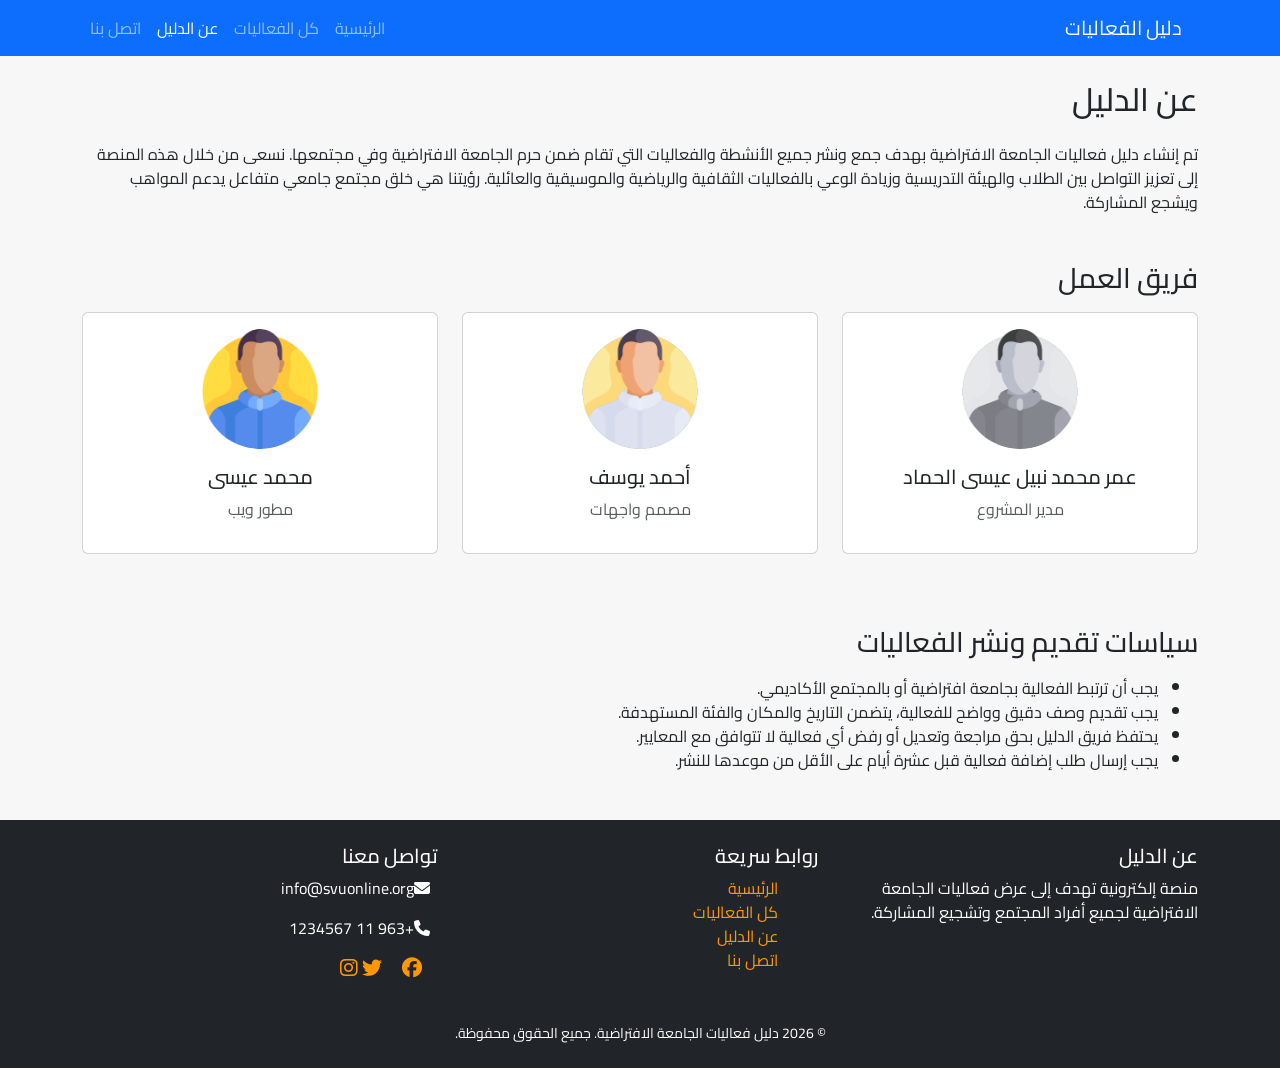
<file: about.html>
<!DOCTYPE html>
<html lang="ar" dir="rtl">
<head>
  <meta charset="UTF-8">
  <meta name="viewport" content="width=device-width, initial-scale=1.0">
  <title>عن الدليل - دليل الجامعة الافتراضية</title>
  <link rel="stylesheet" href="https://cdnjs.cloudflare.com/ajax/libs/bootstrap/5.3.2/css/bootstrap.min.css">
  <link rel="stylesheet" href="https://cdnjs.cloudflare.com/ajax/libs/font-awesome/6.5.0/css/all.min.css">
  <link rel="stylesheet" href="style.css">
</head>
<body>
  <!-- Navigation bar -->
  <nav class="navbar navbar-expand-lg navbar-dark bg-primary fixed-top">
    <div class="container">
      <a class="navbar-brand" href="index.html">دليل الفعاليات</a>
      <button class="navbar-toggler" type="button" data-bs-toggle="collapse" data-bs-target="#navbarNav" aria-controls="navbarNav" aria-expanded="false" aria-label="Toggle navigation">
        <span class="navbar-toggler-icon"></span>
      </button>
      <div class="collapse navbar-collapse" id="navbarNav">
        <ul class="navbar-nav me-auto mb-2 mb-lg-0">
          <li class="nav-item"><a class="nav-link" href="index.html">الرئيسية</a></li>
          <li class="nav-item"><a class="nav-link" href="events.html">كل الفعاليات</a></li>
          <li class="nav-item"><a class="nav-link active" aria-current="page" href="about.html">عن الدليل</a></li>
          <li class="nav-item"><a class="nav-link" href="contact.html">اتصل بنا</a></li>
        </ul>
      </div>
    </div>
  </nav>

  <div style="height: 56px;"></div>

  <div class="container mb-5">
    <h2 class="my-4">عن الدليل</h2>
    <p>تم إنشاء دليل فعاليات الجامعة الافتراضية بهدف جمع ونشر جميع الأنشطة والفعاليات التي تقام ضمن حرم الجامعة الافتراضية وفي مجتمعها. نسعى من خلال هذه المنصة إلى تعزيز التواصل بين الطلاب والهيئة التدريسية وزيادة الوعي بالفعاليات الثقافية والرياضية والموسيقية والعائلية. رؤيتنا هي خلق مجتمع جامعي متفاعل يدعم المواهب ويشجع المشاركة.</p>
    <h3 class="mt-5 mb-3">فريق العمل</h3>
    <div class="row">
      <div class="col-md-4 mb-4">
        <div class="card text-center p-3 team-member">
          <img src="images/9.png" class="mx-auto mb-3" width="120" height="120" alt="عضو فريق">
          <h5 class="card-title">عمر محمد نبيل عيسى الحماد</h5>
          <p class="text-muted">مدير المشروع</p>
        </div>
      </div>
      <div class="col-md-4 mb-4">
        <div class="card text-center p-3 team-member">
          <img src="images/8.png" class="mx-auto mb-3" width="120" height="120" alt="عضو فريق">
          <h5 class="card-title">أحمد يوسف</h5>
          <p class="text-muted">مصمم واجهات</p>
        </div>
      </div>
      <div class="col-md-4 mb-4">
        <div class="card text-center p-3 team-member">
          <img src="images/7.png" class="mx-auto mb-3" width="120" height="120" alt="عضو فريق">
          <h5 class="card-title">محمد عيسى</h5>
          <p class="text-muted">مطور ويب</p>
        </div>
      </div>
    </div>
    <h3 class="mt-5 mb-3">سياسات تقديم ونشر الفعاليات</h3>
    <ul>
      <li>يجب أن ترتبط الفعالية بجامعة افتراضية أو بالمجتمع الأكاديمي.</li>
      <li>يجب تقديم وصف دقيق وواضح للفعالية، يتضمن التاريخ والمكان والفئة المستهدفة.</li>
      <li>يحتفظ فريق الدليل بحق مراجعة وتعديل أو رفض أي فعالية لا تتوافق مع المعايير.</li>
      <li>يجب إرسال طلب إضافة فعالية قبل عشرة أيام على الأقل من موعدها للنشر.</li>
    </ul>
  </div>

  <footer class="py-4 mt-5">
    <div class="container">
      <div class="row">
        <div class="col-md-4 mb-3">
          <h5>عن الدليل</h5>
          <p>منصة إلكترونية تهدف إلى عرض فعاليات الجامعة الافتراضية لجميع أفراد المجتمع وتشجيع المشاركة.</p>
        </div>
        <div class="col-md-4 mb-3">
          <h5>روابط سريعة</h5>
          <ul class="list-unstyled">
            <li><a href="index.html">الرئيسية</a></li>
            <li><a href="events.html">كل الفعاليات</a></li>
            <li><a href="about.html">عن الدليل</a></li>
            <li><a href="contact.html">اتصل بنا</a></li>
          </ul>
        </div>
        <div class="col-md-4 mb-3">
          <h5>تواصل معنا</h5>
          <p><i class="fa-solid fa-envelope me-2"></i>info@svuonline.org</p>
          <p><i class="fa-solid fa-phone me-2"></i>+963 11 1234567</p>
          <div>
            <a href="#" class="me-3"><i class="fa-brands fa-facebook fa-lg"></i></a>
            <a href="#" class="me-3"><i class="fa-brands fa-twitter fa-lg"></i></a>
            <a href="#"><i class="fa-brands fa-instagram fa-lg"></i></a>
          </div>
        </div>
      </div>
      <div class="text-center mt-3">
        <small>© 2026 دليل فعاليات الجامعة الافتراضية. جميع الحقوق محفوظة.</small>
      </div>
    </div>
  </footer>

  <script src="https://cdnjs.cloudflare.com/ajax/libs/bootstrap/5.3.2/js/bootstrap.bundle.min.js"></script>
  <script src="script.js"></script>
</body>
</html>
</file>
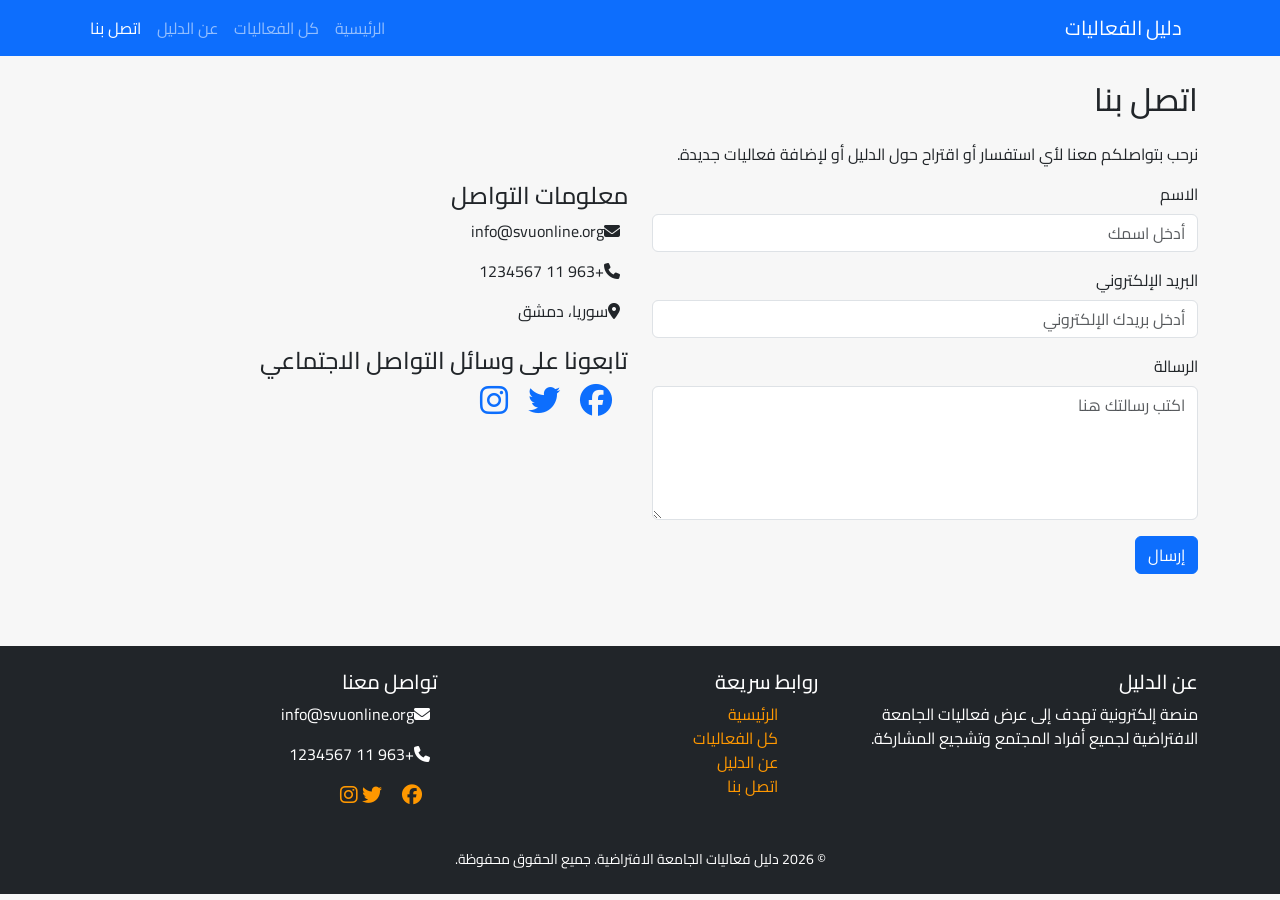
<file: contact.html>
<!DOCTYPE html>
<html lang="ar" dir="rtl">
<head>
  <meta charset="UTF-8">
  <meta name="viewport" content="width=device-width, initial-scale=1.0">
  <title>اتصل بنا - دليل الجامعة الافتراضية</title>
  <link rel="stylesheet" href="https://cdnjs.cloudflare.com/ajax/libs/bootstrap/5.3.2/css/bootstrap.min.css">
  <link rel="stylesheet" href="https://cdnjs.cloudflare.com/ajax/libs/font-awesome/6.5.0/css/all.min.css">
  <link rel="stylesheet" href="style.css">
</head>
<body>
  <!-- Navigation bar -->
  <nav class="navbar navbar-expand-lg navbar-dark bg-primary fixed-top">
    <div class="container">
      <a class="navbar-brand" href="index.html">دليل الفعاليات</a>
      <button class="navbar-toggler" type="button" data-bs-toggle="collapse" data-bs-target="#navbarNav" aria-controls="navbarNav" aria-expanded="false" aria-label="Toggle navigation">
        <span class="navbar-toggler-icon"></span>
      </button>
      <div class="collapse navbar-collapse" id="navbarNav">
        <ul class="navbar-nav me-auto mb-2 mb-lg-0">
          <li class="nav-item"><a class="nav-link" href="index.html">الرئيسية</a></li>
          <li class="nav-item"><a class="nav-link" href="events.html">كل الفعاليات</a></li>
          <li class="nav-item"><a class="nav-link" href="about.html">عن الدليل</a></li>
          <li class="nav-item"><a class="nav-link active" aria-current="page" href="contact.html">اتصل بنا</a></li>
        </ul>
      </div>
    </div>
  </nav>

  <div style="height: 56px;"></div>

  <div class="container mb-5">
    <h2 class="my-4">اتصل بنا</h2>
    <p>نرحب بتواصلكم معنا لأي استفسار أو اقتراح حول الدليل أو لإضافة فعاليات جديدة.</p>
    <div class="row">
      <div class="col-lg-6 mb-4">
        <form id="contactForm" class="contact-form">
          <div class="mb-3">
            <label for="inputName" class="form-label">الاسم</label>
            <input type="text" class="form-control" id="inputName" placeholder="أدخل اسمك" required>
          </div>
          <div class="mb-3">
            <label for="inputEmail" class="form-label">البريد الإلكتروني</label>
            <input type="email" class="form-control" id="inputEmail" placeholder="أدخل بريدك الإلكتروني" required>
          </div>
          <div class="mb-3">
            <label for="inputMessage" class="form-label">الرسالة</label>
            <textarea class="form-control" id="inputMessage" rows="5" placeholder="اكتب رسالتك هنا" required></textarea>
          </div>
          <button type="submit" class="btn btn-primary">إرسال</button>
        </form>
        <div id="contactSuccess" class="alert alert-success alert-custom mt-3" role="alert">
          تم إرسال رسالتك بنجاح! سنرد عليك قريبًا.
        </div>
        <div id="contactError" class="alert alert-danger alert-custom mt-3" role="alert"></div>
      </div>
      <div class="col-lg-6 mb-4">
        <h4>معلومات التواصل</h4>
        <p><i class="fa-solid fa-envelope me-2"></i>info@svuonline.org</p>
        <p><i class="fa-solid fa-phone me-2"></i>+963 11 1234567</p>
        <p><i class="fa-solid fa-location-dot me-2"></i>سوريا، دمشق</p>
        <h4 class="mt-4">تابعونا على وسائل التواصل الاجتماعي</h4>
        <div>
          <a href="#" class="me-3"><i class="fa-brands fa-facebook fa-2x"></i></a>
          <a href="#" class="me-3"><i class="fa-brands fa-twitter fa-2x"></i></a>
          <a href="#" class="me-3"><i class="fa-brands fa-instagram fa-2x"></i></a>
        </div>
      </div>
    </div>
  </div>

  <footer class="py-4 mt-5">
    <div class="container">
      <div class="row">
        <div class="col-md-4 mb-3">
          <h5>عن الدليل</h5>
          <p>منصة إلكترونية تهدف إلى عرض فعاليات الجامعة الافتراضية لجميع أفراد المجتمع وتشجيع المشاركة.</p>
        </div>
        <div class="col-md-4 mb-3">
          <h5>روابط سريعة</h5>
          <ul class="list-unstyled">
            <li><a href="index.html">الرئيسية</a></li>
            <li><a href="events.html">كل الفعاليات</a></li>
            <li><a href="about.html">عن الدليل</a></li>
            <li><a href="contact.html">اتصل بنا</a></li>
          </ul>
        </div>
        <div class="col-md-4 mb-3">
          <h5>تواصل معنا</h5>
          <p><i class="fa-solid fa-envelope me-2"></i>info@svuonline.org</p>
          <p><i class="fa-solid fa-phone me-2"></i>+963 11 1234567</p>
          <div>
            <a href="#" class="me-3"><i class="fa-brands fa-facebook fa-lg"></i></a>
            <a href="#" class="me-3"><i class="fa-brands fa-twitter fa-lg"></i></a>
            <a href="#"><i class="fa-brands fa-instagram fa-lg"></i></a>
          </div>
        </div>
      </div>
      <div class="text-center mt-3">
        <small>© 2026 دليل فعاليات الجامعة الافتراضية. جميع الحقوق محفوظة.</small>
      </div>
    </div>
  </footer>

  <script src="https://cdnjs.cloudflare.com/ajax/libs/bootstrap/5.3.2/js/bootstrap.bundle.min.js"></script>
  <script src="script.js"></script>
</body>
</html>
</file>
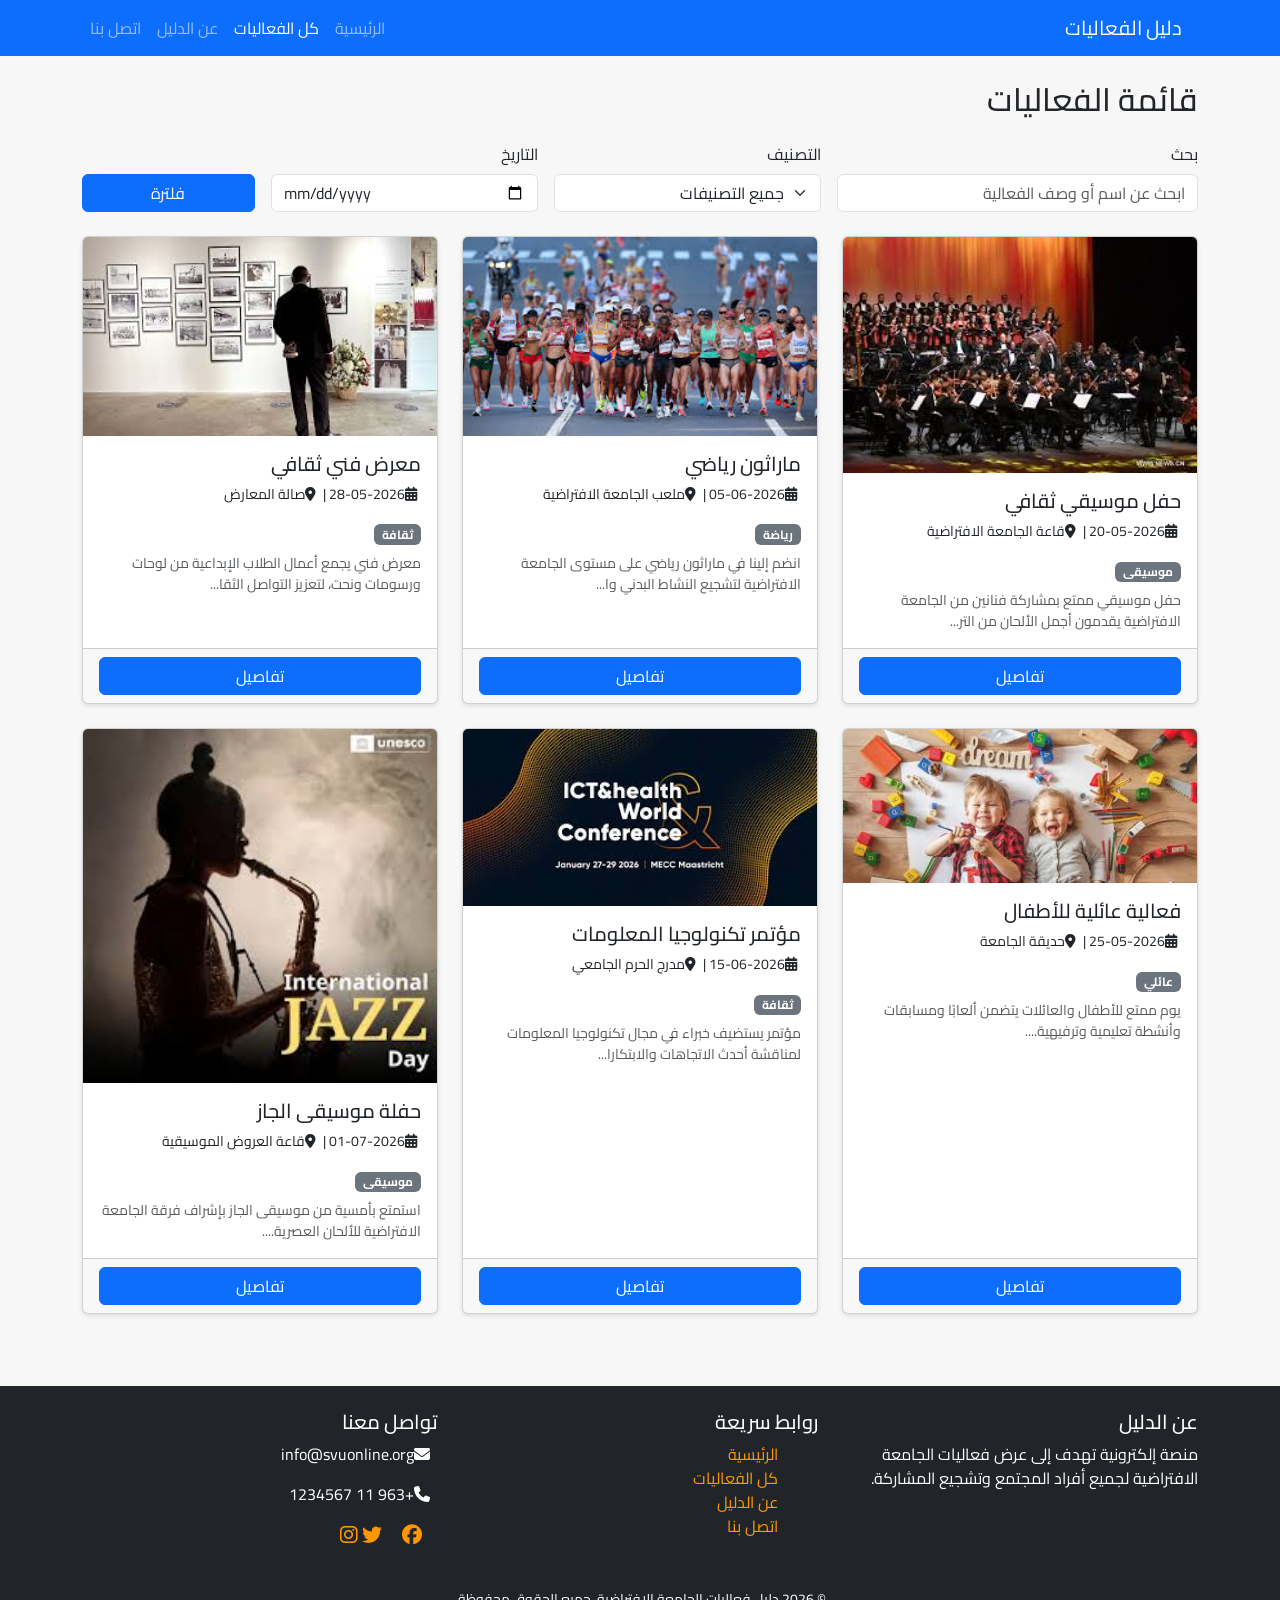
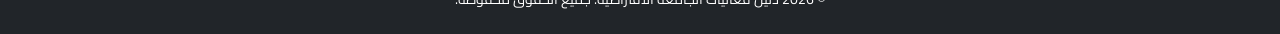
<file: events.html>
<!DOCTYPE html>
<html lang="ar" dir="rtl">
<head>
  <meta charset="UTF-8">
  <meta name="viewport" content="width=device-width, initial-scale=1.0">
  <title>جميع الفعاليات - دليل الجامعة الافتراضية</title>
  <link rel="stylesheet" href="https://cdnjs.cloudflare.com/ajax/libs/bootstrap/5.3.2/css/bootstrap.min.css">
  <link rel="stylesheet" href="https://cdnjs.cloudflare.com/ajax/libs/font-awesome/6.5.0/css/all.min.css">
  <link rel="stylesheet" href="style.css">
</head>
<body>
  <!-- Navigation bar -->
  <nav class="navbar navbar-expand-lg navbar-dark bg-primary fixed-top">
    <div class="container">
      <a class="navbar-brand" href="index.html">دليل الفعاليات</a>
      <button class="navbar-toggler" type="button" data-bs-toggle="collapse" data-bs-target="#navbarNav" aria-controls="navbarNav" aria-expanded="false" aria-label="Toggle navigation">
        <span class="navbar-toggler-icon"></span>
      </button>
      <div class="collapse navbar-collapse" id="navbarNav">
        <ul class="navbar-nav me-auto mb-2 mb-lg-0">
          <li class="nav-item"><a class="nav-link" href="index.html">الرئيسية</a></li>
          <li class="nav-item"><a class="nav-link active" aria-current="page" href="events.html">كل الفعاليات</a></li>
          <li class="nav-item"><a class="nav-link" href="about.html">عن الدليل</a></li>
          <li class="nav-item"><a class="nav-link" href="contact.html">اتصل بنا</a></li>
        </ul>
      </div>
    </div>
  </nav>

  <div style="height: 56px;"></div>

  <div class="container mb-5">
    <h2 class="my-4">قائمة الفعاليات</h2>
    <!-- Filter Bar -->
    <div class="row g-3 align-items-end mb-4">
      <div class="col-lg-4 col-md-6">
        <label for="searchInput" class="form-label">بحث</label>
        <input type="text" id="searchInput" class="form-control" placeholder="ابحث عن اسم أو وصف الفعالية">
      </div>
      <div class="col-lg-3 col-md-6">
        <label for="categorySelect" class="form-label">التصنيف</label>
        <select id="categorySelect" class="form-select">
          <option value="all">جميع التصنيفات</option>
          <option value="ثقافة">ثقافة</option>
          <option value="رياضة">رياضة</option>
          <option value="موسيقى">موسيقى</option>
          <option value="عائلي">عائلي</option>
        </select>
      </div>
      <div class="col-lg-3 col-md-6">
        <label for="dateInput" class="form-label">التاريخ</label>
        <input type="date" id="dateInput" class="form-control">
      </div>
      <div class="col-lg-2 col-md-6 d-grid">
        <button class="btn btn-primary" onclick="filterEvents()">فلترة</button>
      </div>
    </div>
    <!-- Events Container -->
    <div class="row" id="eventsContainer">
      <!-- Cards inserted via script.js -->
    </div>
  </div>

  <footer class="py-4 mt-5">
    <div class="container">
      <div class="row">
        <div class="col-md-4 mb-3">
          <h5>عن الدليل</h5>
          <p>منصة إلكترونية تهدف إلى عرض فعاليات الجامعة الافتراضية لجميع أفراد المجتمع وتشجيع المشاركة.</p>
        </div>
        <div class="col-md-4 mb-3">
          <h5>روابط سريعة</h5>
          <ul class="list-unstyled">
            <li><a href="index.html">الرئيسية</a></li>
            <li><a href="events.html">كل الفعاليات</a></li>
            <li><a href="about.html">عن الدليل</a></li>
            <li><a href="contact.html">اتصل بنا</a></li>
          </ul>
        </div>
        <div class="col-md-4 mb-3">
          <h5>تواصل معنا</h5>
          <p><i class="fa-solid fa-envelope me-2"></i>info@svuonline.org</p>
          <p><i class="fa-solid fa-phone me-2"></i>+963 11 1234567</p>
          <div>
            <a href="#" class="me-3"><i class="fa-brands fa-facebook fa-lg"></i></a>
            <a href="#" class="me-3"><i class="fa-brands fa-twitter fa-lg"></i></a>
            <a href="#"><i class="fa-brands fa-instagram fa-lg"></i></a>
          </div>
        </div>
      </div>
      <div class="text-center mt-3">
        <small>© 2026 دليل فعاليات الجامعة الافتراضية. جميع الحقوق محفوظة.</small>
      </div>
    </div>
  </footer>

  <script src="https://cdnjs.cloudflare.com/ajax/libs/bootstrap/5.3.2/js/bootstrap.bundle.min.js"></script>
  <script src="script.js"></script>
  <!-- Preselect category if passed in URL query -->
  <script>
    document.addEventListener('DOMContentLoaded', function () {
      const params = new URLSearchParams(window.location.search);
      const cat = params.get('category');
      if (cat) {
        const select = document.getElementById('categorySelect');
        select.value = cat;
        // trigger filter after a short delay to ensure events are loaded
        setTimeout(filterEvents, 100);
      }
    });
  </script>
</body>
</html>
</file>
<file: style.css>
/* Global Styles */

@import url('https://fonts.googleapis.com/css2?family=Cairo:wght@300;400;700&display=swap');

/* Root variables for easy colour management */
:root {
  --primary-color: #ff5722;
  --secondary-color: #ff9800;
  --neutral-bg: #f7f7f7;
  --dark-color: #212529;
  --light-color: #ffffff;
  /* Override Bootstrap primary colour */
  --bs-primary: var(--primary-color);
  --bs-secondary: var(--secondary-color);
}

html {
  scroll-behavior: smooth;
}

body {
  font-family: 'Cairo', sans-serif;
  background-color: var(--neutral-bg);
  direction: rtl;
  text-align: right;
}

/* Navbar customisation */
.navbar {
  margin-bottom: 1rem;
}

/* Carousel captions on dark overlay */
.carousel-caption {
  background: rgba(0, 0, 0, 0.5);
  border-radius: 0.5rem;
  padding: 1rem;
}

/* Event cards */
.event-card {
  box-shadow: 0 2px 4px rgba(0, 0, 0, 0.1);
  transition: transform 0.2s ease-in-out;
}

.event-card:hover {
  transform: translateY(-4px);
}

/* Footer styling */
footer {
  background-color: var(--dark-color);
  color: var(--light-color);
}

footer a {
  color: var(--secondary-color);
  text-decoration: none;
}

footer a:hover {
  color: var(--primary-color);
}

/* Category buttons */
.category-btn {
  min-width: 90px;
  margin-bottom: 0.5rem;
}

/* Contact form */
.contact-form input,
.contact-form textarea {
  text-align: right;
}

.alert-custom {
  display: none;
}

/* Team section */
.team-member img {
  border-radius: 50%;
}
</file>
